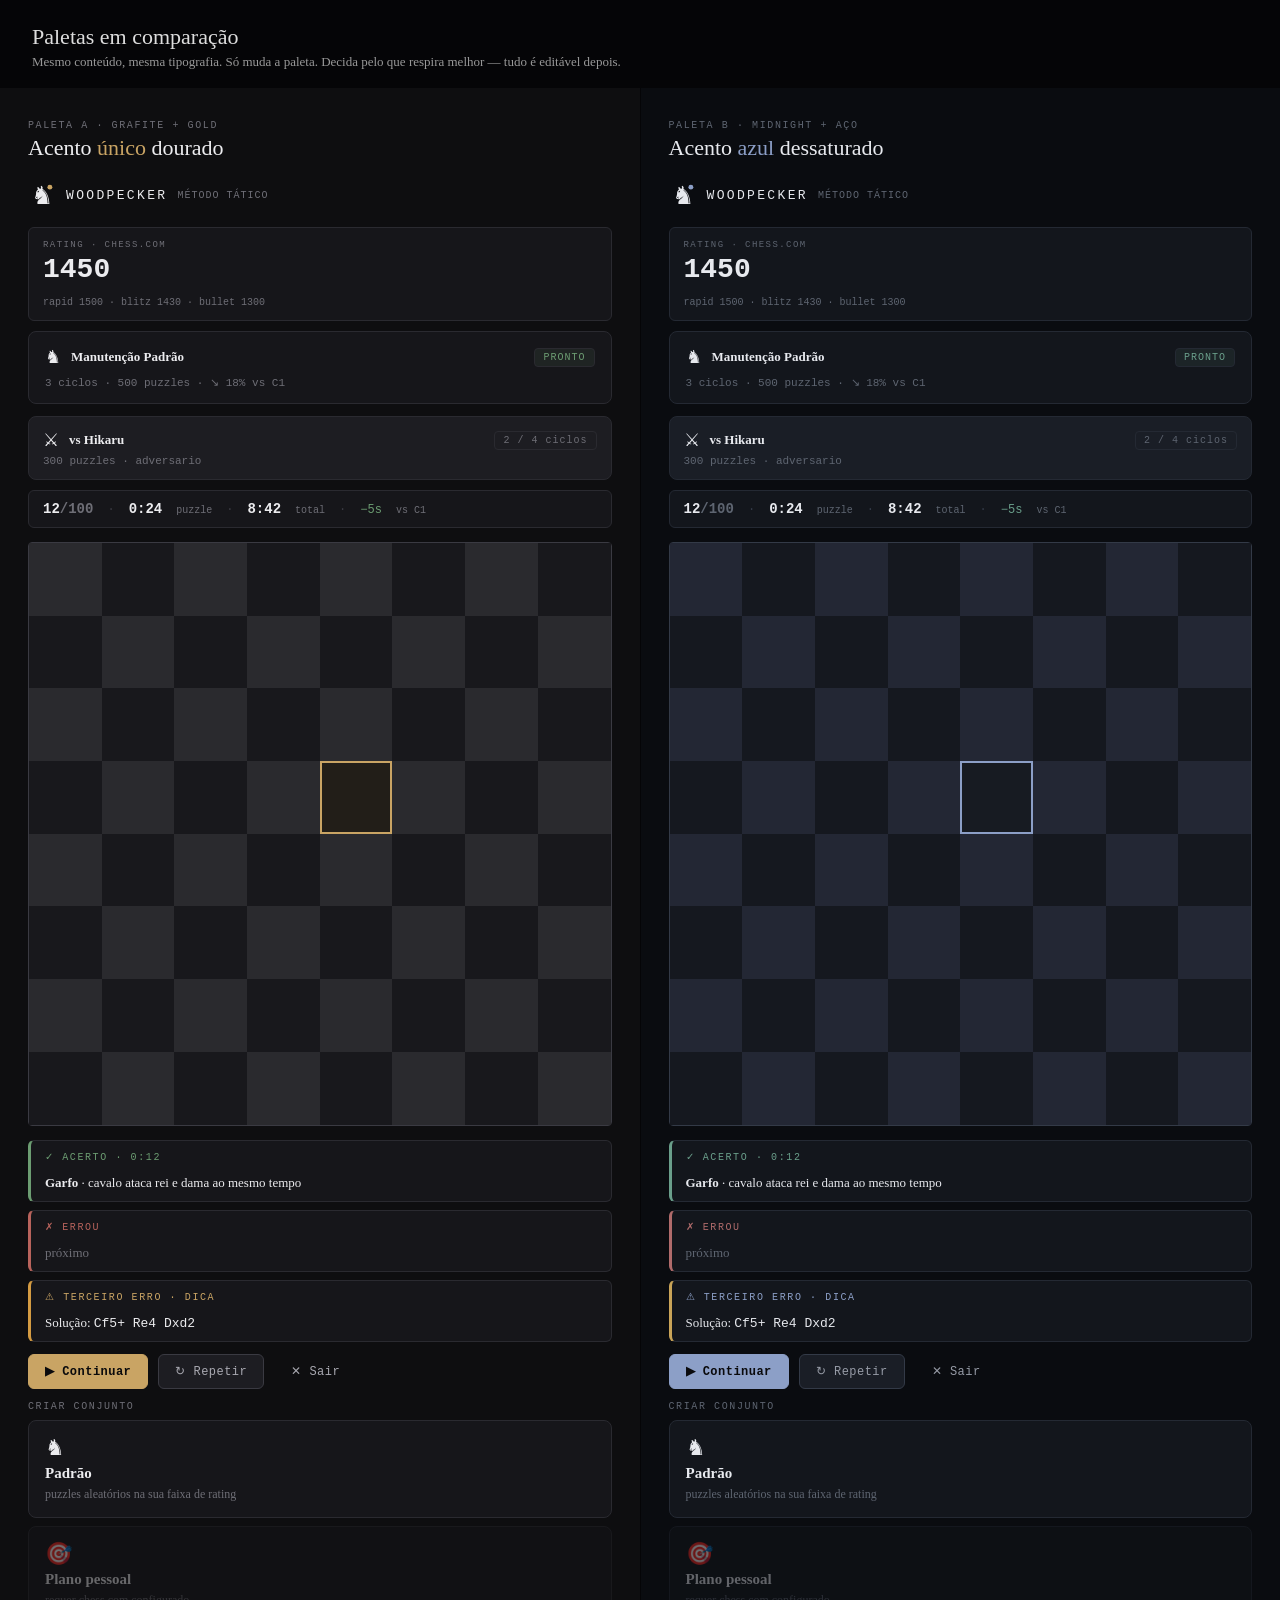
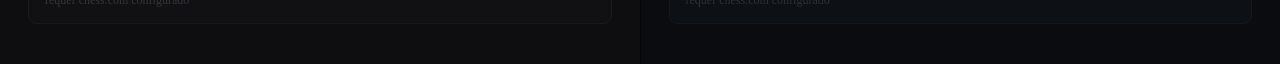
<file: paletas-preview.html>
<!doctype html>
<html lang="pt-BR">
<head>
<meta charset="utf-8" />
<meta name="viewport" content="width=device-width, initial-scale=1" />
<title>Woodpecker · paletas em comparação</title>
<style>
  :root {
    --font-serif: "Iowan Old Style", "Charter", "Sitka Text", Georgia, "Times New Roman", serif;
    --font-mono:  "SF Mono", "Menlo", "Cascadia Mono", "Consolas", "Liberation Mono", monospace;
  }

  /* === PALETA A — papel grafite + tinta dourada === */
  .pal-a {
    --bg:           #0e0e10;
    --surface:      #16161a;
    --surface-2:    #1d1d22;
    --border:       #2a2a30;
    --border-strong:#3a3a42;
    --txt:          #ececef;
    --txt-mid:      #a8a8b0;
    --txt-muted:    #6e6e76;
    --primary:      #c9a464;  /* gold único acento */
    --primary-bg:   rgba(201,164,100,0.10);
    --green:        #6c9d72;
    --green-bg:     rgba(108,157,114,0.10);
    --red:          #b8635c;
    --red-bg:       rgba(184,99,92,0.10);
    --amber:        #d49b42;
  }

  /* === PALETA B — midnight + aço azulado === */
  .pal-b {
    --bg:           #0a0c10;
    --surface:      #13161c;
    --surface-2:    #1a1e26;
    --border:       #242933;
    --border-strong:#333a47;
    --txt:          #e7e9ee;
    --txt-mid:      #969ba6;
    --txt-muted:    #5e6571;
    --primary:      #8c9fc7;  /* azul aço dessaturado */
    --primary-bg:   rgba(140,159,199,0.10);
    --green:        #6a9f8b;
    --green-bg:     rgba(106,159,139,0.10);
    --red:          #b06b6b;
    --red-bg:       rgba(176,107,107,0.10);
    --amber:        #c9a458;  /* gold só pra acentos secundários */
  }

  * { box-sizing: border-box; }
  html, body {
    margin: 0; padding: 0;
    background: #050507;
    color: #aaa;
    font-family: var(--font-serif);
  }
  body {
    min-height: 100vh;
    display: flex; flex-direction: column;
  }
  .legend {
    padding: 24px 32px 0;
    color: #888;
    font-family: var(--font-mono);
    font-size: 11px;
    letter-spacing: 0.08em;
  }
  .legend h1 {
    color: #ddd;
    font-family: var(--font-serif);
    font-size: 22px;
    font-weight: 400;
    letter-spacing: 0;
    margin: 0 0 4px;
  }
  .legend p {
    margin: 0 0 18px;
    font-family: var(--font-serif);
    font-size: 13px;
    text-transform: none;
    letter-spacing: 0;
    color: #999;
  }
  .compare {
    display: grid;
    grid-template-columns: 1fr 1fr;
    gap: 1px;
    background: #050507;
    flex: 1;
  }
  @media (max-width: 880px) {
    .compare { grid-template-columns: 1fr; }
  }

  .panel {
    background: var(--bg);
    color: var(--txt);
    padding: 32px 28px;
    min-height: 100vh;
  }
  .panel-name {
    font-family: var(--font-mono);
    font-size: 10px;
    letter-spacing: 0.16em;
    color: var(--txt-muted);
    margin-bottom: 4px;
  }
  .panel-title {
    font-family: var(--font-serif);
    font-size: 22px;
    font-weight: 400;
    color: var(--txt);
    margin: 0 0 20px;
  }
  .panel-title .accent {
    color: var(--primary);
  }

  /* === COMPONENTES MOCKED === */
  .card {
    background: var(--surface);
    border: 1px solid var(--border);
    border-radius: 8px;
    padding: 14px 16px;
    margin-bottom: 12px;
  }
  .card-soft {
    background: var(--surface-2);
    border: 1px solid var(--border);
    border-radius: 8px;
    padding: 12px 14px;
    margin-bottom: 10px;
  }

  .mono { font-family: var(--font-mono); }
  .num  { font-family: var(--font-mono); font-feature-settings: "tnum"; }
  .serif { font-family: var(--font-serif); }
  .fs-10 { font-size: 10px; }
  .fs-11 { font-size: 11px; }
  .fs-12 { font-size: 12px; }
  .fs-13 { font-size: 13px; }
  .fs-15 { font-size: 15px; }
  .fs-22 { font-size: 22px; }
  .ls-2 { letter-spacing: 0.16em; }
  .bold { font-weight: 600; }
  .muted { color: var(--txt-muted); }
  .mid   { color: var(--txt-mid); }
  .gold  { color: var(--primary); }
  .green { color: var(--green); }
  .red   { color: var(--red); }
  .center { text-align: center; }
  .mb-4 { margin-bottom: 4px; }
  .mb-8 { margin-bottom: 8px; }
  .mb-12 { margin-bottom: 12px; }
  .mb-16 { margin-bottom: 16px; }
  .mt-12 { margin-top: 12px; }
  .between { display: flex; align-items: center; justify-content: space-between; gap: 10px; }
  .hstack { display: flex; align-items: center; gap: 10px; flex-wrap: wrap; }
  .vstack { display: flex; flex-direction: column; gap: 6px; }

  .btn {
    font-family: var(--font-mono);
    font-size: 12px;
    letter-spacing: 0.04em;
    padding: 9px 16px;
    border-radius: 6px;
    border: 1px solid var(--border-strong);
    background: var(--surface-2);
    color: var(--txt-mid);
    cursor: pointer;
    transition: background 0.15s, border-color 0.15s, color 0.15s;
  }
  .btn:hover {
    background: var(--surface);
    border-color: var(--primary);
    color: var(--txt);
  }
  .btn-primary {
    background: var(--primary);
    border-color: var(--primary);
    color: #0a0a0c;
    font-weight: 600;
  }
  .btn-primary:hover {
    background: var(--primary);
    filter: brightness(1.08);
    color: #0a0a0c;
  }
  .btn-ghost {
    border-color: transparent;
    background: transparent;
  }

  .badge {
    display: inline-block;
    font-family: var(--font-mono);
    font-size: 10px;
    letter-spacing: 0.10em;
    padding: 3px 8px;
    border-radius: 4px;
    background: var(--surface-2);
    border: 1px solid var(--border);
    color: var(--txt-muted);
  }
  .badge-green { color: var(--green); border-color: var(--border); background: var(--green-bg); }
  .badge-red   { color: var(--red);   border-color: var(--border); background: var(--red-bg); }
  .badge-gold  { color: var(--primary); border-color: var(--border); background: var(--primary-bg); }

  /* Status bar TelaTreinar */
  .status-bar {
    display: flex;
    gap: 14px;
    flex-wrap: wrap;
    align-items: baseline;
    font-family: var(--font-mono);
    font-size: 12px;
    color: var(--txt-mid);
    padding: 10px 14px;
    border: 1px solid var(--border);
    border-radius: 6px;
    background: var(--surface);
    margin-bottom: 14px;
  }
  .status-bar .num-display {
    font-family: var(--font-mono);
    font-feature-settings: "tnum";
    font-size: 14px;
    color: var(--txt);
    font-weight: 600;
  }
  .status-bar .sep { color: var(--border-strong); }

  /* Board placeholder */
  .board {
    width: 100%;
    aspect-ratio: 1;
    border: 1px solid var(--border-strong);
    border-radius: 4px;
    display: grid;
    grid-template-columns: repeat(8, 1fr);
    grid-template-rows: repeat(8, 1fr);
    margin-bottom: 14px;
  }
  .board > div {
    width: 100%; height: 100%;
  }
  .board > div.l { background: #2a2a2e; }
  .board > div.d { background: #18181c; }
  .pal-b .board > div.l { background: #232734; }
  .pal-b .board > div.d { background: #15181f; }
  .board > div.h { background: var(--primary-bg); box-shadow: inset 0 0 0 2px var(--primary); }

  /* Feedback */
  .feedback {
    border: 1px solid var(--border);
    border-radius: 6px;
    padding: 10px 14px;
    background: var(--surface);
    margin-bottom: 8px;
  }
  .feedback-ok    { border-left: 3px solid var(--green); }
  .feedback-err   { border-left: 3px solid var(--red); }
  .feedback-err-3 { border-left: 3px solid var(--amber); }

  /* Choice cards */
  .choice {
    display: block;
    width: 100%;
    text-align: left;
    border: 1px solid var(--border);
    background: var(--surface);
    color: var(--txt);
    padding: 14px 16px;
    border-radius: 8px;
    cursor: pointer;
    margin-bottom: 8px;
    transition: border-color 0.15s, background 0.15s;
  }
  .choice:hover { border-color: var(--primary); }
  .choice .icon { font-size: 22px; }
  .choice .title { font-family: var(--font-serif); font-size: 15px; font-weight: 600; margin-top: 4px; }
  .choice .desc { font-family: var(--font-serif); font-size: 12px; color: var(--txt-muted); margin-top: 4px; line-height: 1.45; }
  .choice[disabled] { opacity: 0.4; cursor: not-allowed; }

  /* Logo */
  .logo {
    display: inline-flex;
    align-items: center;
    gap: 10px;
    margin-bottom: 18px;
  }
  .logo svg { width: 28px; height: 28px; }
  .logo-glyph { fill: var(--txt); }
  .logo-strike { fill: var(--primary); }
  .logo-name {
    font-family: var(--font-mono);
    font-size: 13px;
    letter-spacing: 0.18em;
    color: var(--txt);
  }
  .logo-sub {
    font-family: var(--font-mono);
    font-size: 10px;
    letter-spacing: 0.10em;
    color: var(--txt-muted);
  }

  /* Metric grid pra rating */
  .metric {
    background: var(--surface);
    border: 1px solid var(--border);
    border-radius: 6px;
    padding: 12px 14px;
    margin-bottom: 10px;
  }
  .metric-label {
    font-family: var(--font-mono);
    font-size: 9px;
    letter-spacing: 0.16em;
    color: var(--txt-muted);
    margin-bottom: 4px;
  }
  .metric-value {
    font-family: var(--font-mono);
    font-feature-settings: "tnum";
    font-size: 28px;
    color: var(--txt);
    font-weight: 600;
  }
</style>
</head>
<body>

<div class="legend">
  <h1>Paletas em comparação</h1>
  <p>Mesmo conteúdo, mesma tipografia. Só muda a paleta. Decida pelo que respira melhor — tudo é editável depois.</p>
</div>

<div class="compare">

  <!-- =========== PALETA A =========== -->
  <div class="panel pal-a">
    <div class="panel-name">PALETA A · GRAFITE + GOLD</div>
    <h2 class="panel-title">Acento <span class="accent">único</span> dourado</h2>

    <div class="logo">
      <svg viewBox="0 0 32 32"><text class="logo-glyph" x="16" y="26" text-anchor="middle"
        font-family="Georgia, serif" font-size="28">♞</text>
        <circle class="logo-strike" cx="25" cy="7" r="2.8"/></svg>
      <span class="logo-name">WOODPECKER</span>
      <span class="logo-sub">MÉTODO TÁTICO</span>
    </div>

    <!-- Rating display -->
    <div class="metric">
      <div class="metric-label">RATING · CHESS.COM</div>
      <div class="metric-value">1450</div>
      <div class="mono fs-10 muted mt-12">rapid 1500 · blitz 1430 · bullet 1300</div>
    </div>

    <!-- Conjunto card -->
    <div class="card">
      <div class="between mb-8">
        <div class="hstack">
          <span style="font-size:18px">♞</span>
          <span class="serif bold fs-13">Manutenção Padrão</span>
        </div>
        <span class="badge badge-green">PRONTO</span>
      </div>
      <div class="mono fs-11 muted">3 ciclos · 500 puzzles · ↘ 18% vs C1</div>
    </div>
    <div class="card-soft">
      <div class="between mb-4">
        <div class="hstack">
          <span style="font-size:18px">⚔</span>
          <span class="serif bold fs-13">vs Hikaru</span>
        </div>
        <span class="badge">2 / 4 ciclos</span>
      </div>
      <div class="mono fs-11 muted">300 puzzles · adversario</div>
    </div>

    <!-- Status bar treino -->
    <div class="status-bar">
      <span class="num-display">12<span class="muted">/100</span></span>
      <span class="sep">·</span>
      <span class="num-display">0:24</span>
      <span class="muted fs-10">puzzle</span>
      <span class="sep">·</span>
      <span class="num-display">8:42</span>
      <span class="muted fs-10">total</span>
      <span class="sep">·</span>
      <span class="green num">−5s</span>
      <span class="muted fs-10">vs C1</span>
    </div>

    <!-- Board mock -->
    <div class="board" aria-hidden="true">
      <!-- 8x8 simplificado: tabuleiro padrão + 1 highlight em e4 -->
      <div class="l"></div><div class="d"></div><div class="l"></div><div class="d"></div><div class="l"></div><div class="d"></div><div class="l"></div><div class="d"></div>
      <div class="d"></div><div class="l"></div><div class="d"></div><div class="l"></div><div class="d"></div><div class="l"></div><div class="d"></div><div class="l"></div>
      <div class="l"></div><div class="d"></div><div class="l"></div><div class="d"></div><div class="l"></div><div class="d"></div><div class="l"></div><div class="d"></div>
      <div class="d"></div><div class="l"></div><div class="d"></div><div class="l"></div><div class="h"></div><div class="l"></div><div class="d"></div><div class="l"></div>
      <div class="l"></div><div class="d"></div><div class="l"></div><div class="d"></div><div class="l"></div><div class="d"></div><div class="l"></div><div class="d"></div>
      <div class="d"></div><div class="l"></div><div class="d"></div><div class="l"></div><div class="d"></div><div class="l"></div><div class="d"></div><div class="l"></div>
      <div class="l"></div><div class="d"></div><div class="l"></div><div class="d"></div><div class="l"></div><div class="d"></div><div class="l"></div><div class="d"></div>
      <div class="d"></div><div class="l"></div><div class="d"></div><div class="l"></div><div class="d"></div><div class="l"></div><div class="d"></div><div class="l"></div>
    </div>

    <!-- Feedback -->
    <div class="feedback feedback-ok">
      <div class="mono fs-10 ls-2 green">✓ ACERTO · 0:12</div>
      <div class="serif fs-13 mt-12"><span class="bold">Garfo</span> · cavalo ataca rei e dama ao mesmo tempo</div>
    </div>
    <div class="feedback feedback-err">
      <div class="mono fs-10 ls-2 red">✗ ERROU</div>
      <div class="serif fs-13 mt-12 muted">próximo</div>
    </div>
    <div class="feedback feedback-err-3">
      <div class="mono fs-10 ls-2 gold">⚠ TERCEIRO ERRO · DICA</div>
      <div class="serif fs-13 mt-12">Solução: <span class="mono">Cf5+ Re4 Dxd2</span></div>
    </div>

    <!-- Botões -->
    <div class="hstack mt-12">
      <button class="btn btn-primary">▶ Continuar</button>
      <button class="btn">↻ Repetir</button>
      <button class="btn btn-ghost">✕ Sair</button>
    </div>

    <!-- Wizard cards -->
    <div class="mono fs-10 ls-2 muted mt-12 mb-8">CRIAR CONJUNTO</div>
    <button class="choice">
      <div class="icon">♞</div>
      <div class="title">Padrão</div>
      <div class="desc">puzzles aleatórios na sua faixa de rating</div>
    </button>
    <button class="choice" disabled>
      <div class="icon">🎯</div>
      <div class="title">Plano pessoal</div>
      <div class="desc">requer chess.com configurado</div>
    </button>
  </div>


  <!-- =========== PALETA B =========== -->
  <div class="panel pal-b">
    <div class="panel-name">PALETA B · MIDNIGHT + AÇO</div>
    <h2 class="panel-title">Acento <span class="accent">azul</span> dessaturado</h2>

    <div class="logo">
      <svg viewBox="0 0 32 32"><text class="logo-glyph" x="16" y="26" text-anchor="middle"
        font-family="Georgia, serif" font-size="28">♞</text>
        <circle class="logo-strike" cx="25" cy="7" r="2.8"/></svg>
      <span class="logo-name">WOODPECKER</span>
      <span class="logo-sub">MÉTODO TÁTICO</span>
    </div>

    <div class="metric">
      <div class="metric-label">RATING · CHESS.COM</div>
      <div class="metric-value">1450</div>
      <div class="mono fs-10 muted mt-12">rapid 1500 · blitz 1430 · bullet 1300</div>
    </div>

    <div class="card">
      <div class="between mb-8">
        <div class="hstack">
          <span style="font-size:18px">♞</span>
          <span class="serif bold fs-13">Manutenção Padrão</span>
        </div>
        <span class="badge badge-green">PRONTO</span>
      </div>
      <div class="mono fs-11 muted">3 ciclos · 500 puzzles · ↘ 18% vs C1</div>
    </div>
    <div class="card-soft">
      <div class="between mb-4">
        <div class="hstack">
          <span style="font-size:18px">⚔</span>
          <span class="serif bold fs-13">vs Hikaru</span>
        </div>
        <span class="badge">2 / 4 ciclos</span>
      </div>
      <div class="mono fs-11 muted">300 puzzles · adversario</div>
    </div>

    <div class="status-bar">
      <span class="num-display">12<span class="muted">/100</span></span>
      <span class="sep">·</span>
      <span class="num-display">0:24</span>
      <span class="muted fs-10">puzzle</span>
      <span class="sep">·</span>
      <span class="num-display">8:42</span>
      <span class="muted fs-10">total</span>
      <span class="sep">·</span>
      <span class="green num">−5s</span>
      <span class="muted fs-10">vs C1</span>
    </div>

    <div class="board" aria-hidden="true">
      <div class="l"></div><div class="d"></div><div class="l"></div><div class="d"></div><div class="l"></div><div class="d"></div><div class="l"></div><div class="d"></div>
      <div class="d"></div><div class="l"></div><div class="d"></div><div class="l"></div><div class="d"></div><div class="l"></div><div class="d"></div><div class="l"></div>
      <div class="l"></div><div class="d"></div><div class="l"></div><div class="d"></div><div class="l"></div><div class="d"></div><div class="l"></div><div class="d"></div>
      <div class="d"></div><div class="l"></div><div class="d"></div><div class="l"></div><div class="h"></div><div class="l"></div><div class="d"></div><div class="l"></div>
      <div class="l"></div><div class="d"></div><div class="l"></div><div class="d"></div><div class="l"></div><div class="d"></div><div class="l"></div><div class="d"></div>
      <div class="d"></div><div class="l"></div><div class="d"></div><div class="l"></div><div class="d"></div><div class="l"></div><div class="d"></div><div class="l"></div>
      <div class="l"></div><div class="d"></div><div class="l"></div><div class="d"></div><div class="l"></div><div class="d"></div><div class="l"></div><div class="d"></div>
      <div class="d"></div><div class="l"></div><div class="d"></div><div class="l"></div><div class="d"></div><div class="l"></div><div class="d"></div><div class="l"></div>
    </div>

    <div class="feedback feedback-ok">
      <div class="mono fs-10 ls-2 green">✓ ACERTO · 0:12</div>
      <div class="serif fs-13 mt-12"><span class="bold">Garfo</span> · cavalo ataca rei e dama ao mesmo tempo</div>
    </div>
    <div class="feedback feedback-err">
      <div class="mono fs-10 ls-2 red">✗ ERROU</div>
      <div class="serif fs-13 mt-12 muted">próximo</div>
    </div>
    <div class="feedback feedback-err-3">
      <div class="mono fs-10 ls-2 gold">⚠ TERCEIRO ERRO · DICA</div>
      <div class="serif fs-13 mt-12">Solução: <span class="mono">Cf5+ Re4 Dxd2</span></div>
    </div>

    <div class="hstack mt-12">
      <button class="btn btn-primary">▶ Continuar</button>
      <button class="btn">↻ Repetir</button>
      <button class="btn btn-ghost">✕ Sair</button>
    </div>

    <div class="mono fs-10 ls-2 muted mt-12 mb-8">CRIAR CONJUNTO</div>
    <button class="choice">
      <div class="icon">♞</div>
      <div class="title">Padrão</div>
      <div class="desc">puzzles aleatórios na sua faixa de rating</div>
    </button>
    <button class="choice" disabled>
      <div class="icon">🎯</div>
      <div class="title">Plano pessoal</div>
      <div class="desc">requer chess.com configurado</div>
    </button>
  </div>

</div>

</body>
</html>
</file>
